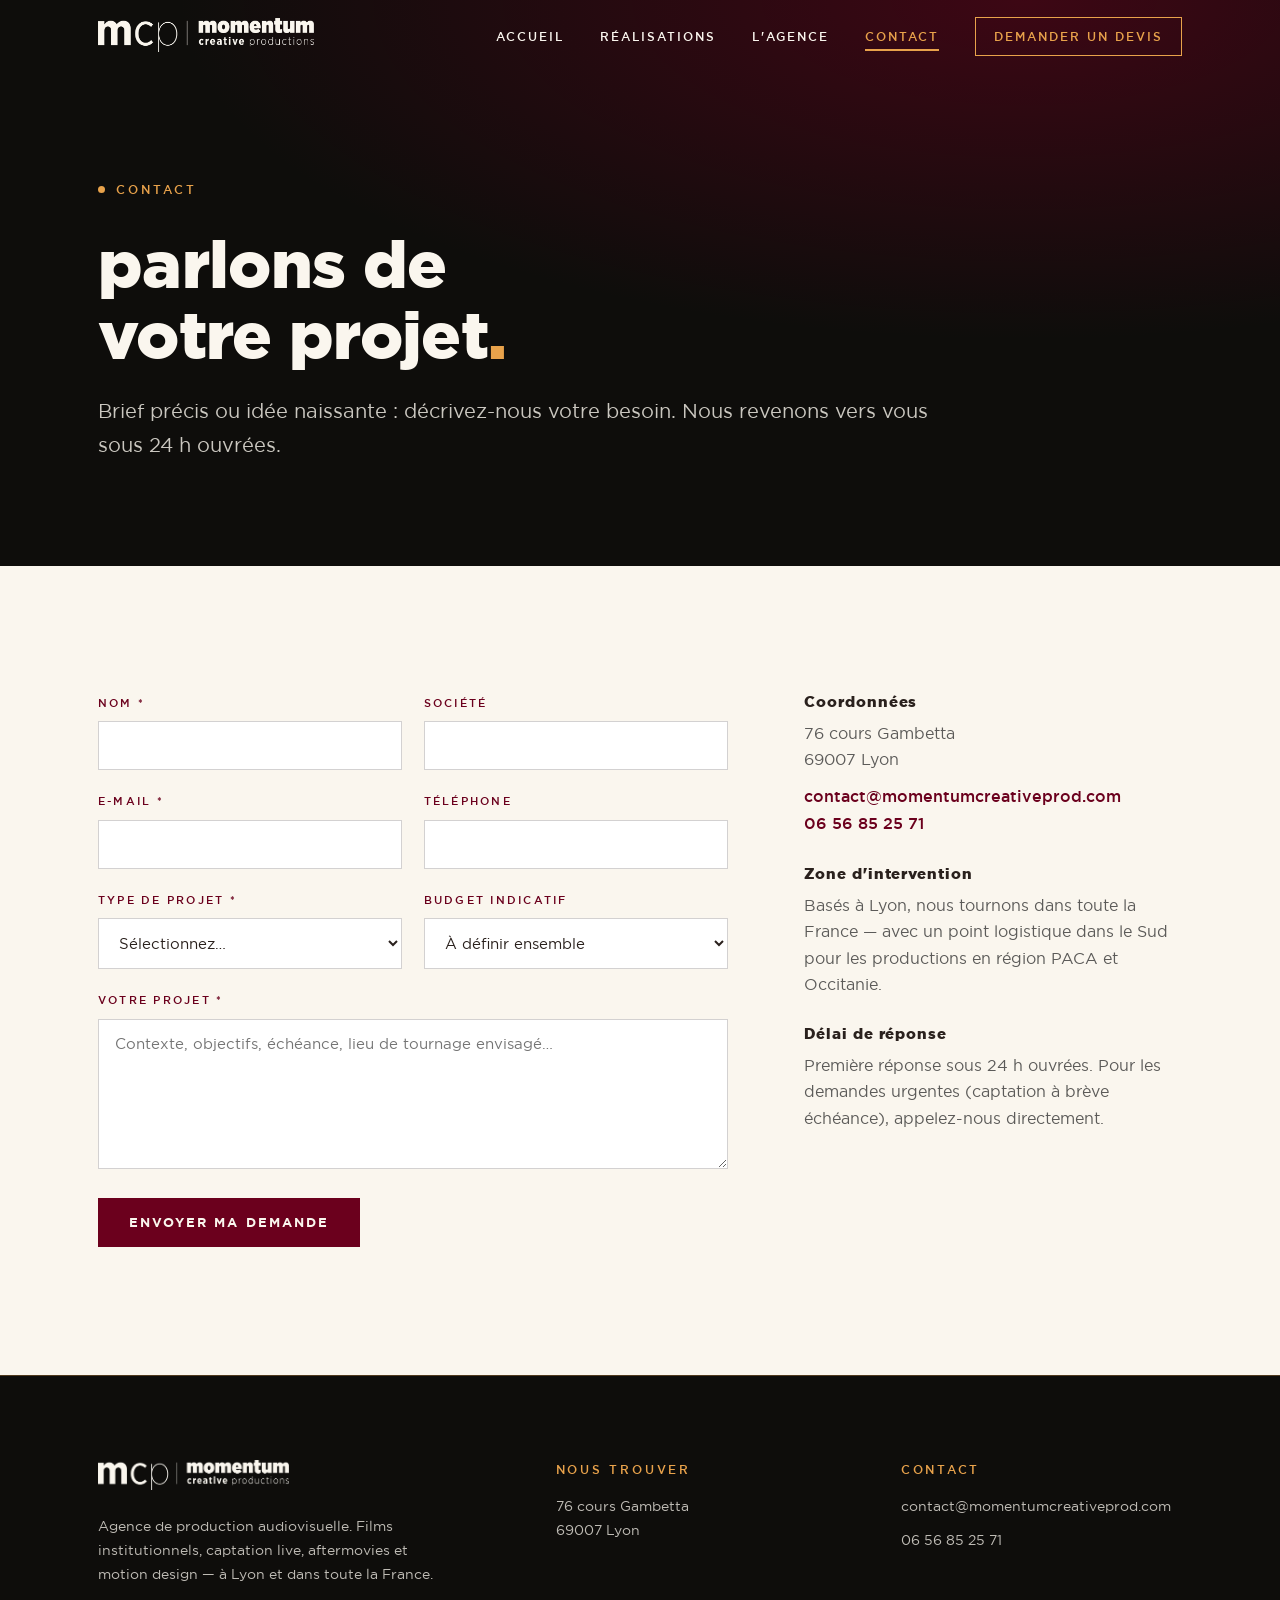
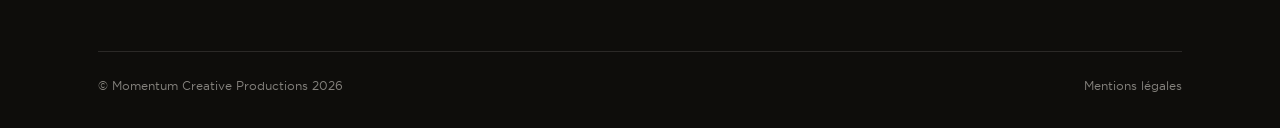
<file: contact.html>
<!DOCTYPE html>
<html lang="fr">
<head>
  <meta charset="UTF-8">
  <meta name="viewport" content="width=device-width, initial-scale=1.0">
  <title>Contact &amp; devis — Momentum Creative Productions</title>
  <meta name="description" content="Contactez MCP pour votre projet de film institutionnel, captation live, aftermovie ou motion design. Réponse sous 24 h ouvrées.">
  <link rel="icon" type="image/png" href="assets/img/favicon.png">
  <link rel="preconnect" href="https://fonts.googleapis.com">
  <link rel="preconnect" href="https://fonts.gstatic.com" crossorigin>
  <link href="https://fonts.googleapis.com/css2?family=Montserrat:wght@400;500;700;900&display=swap" rel="stylesheet">
  <link rel="stylesheet" href="assets/css/styles.css">
</head>
<body>

  <header class="site-header scrolled">
    <div class="container nav">
      <a class="logo" href="index.html" aria-label="Momentum Creative Productions — accueil">
        <img src="assets/img/logo-horizontal-blanc.png" alt="Momentum Creative Productions" data-fallback>
        <span class="logo-word"><strong>Momentum</strong><small>Creative Productions</small></span>
      </a>
      <button class="nav-toggle" aria-label="Ouvrir le menu" aria-expanded="false">
        <span></span><span></span><span></span>
      </button>
      <ul class="nav-links">
        <li><a href="index.html">Accueil</a></li>
        <li><a href="realisations.html">Réalisations</a></li>
        <li><a href="agence.html">L'agence</a></li>
        <li><a href="contact.html" aria-current="page">Contact</a></li>
        <li><a class="nav-cta" href="contact.html">Demander un devis</a></li>
      </ul>
    </div>
  </header>

  <main id="page">

    <section class="page-head">
      <div class="container">
        <p class="lt">Contact</p>
        <h1 class="display-xl">Parlons de<br>votre projet<span class="dot">.</span></h1>
        <p class="lead">Brief précis ou idée naissante&nbsp;: décrivez-nous votre besoin.
        Nous revenons vers vous sous 24&nbsp;h ouvrées.</p>
      </div>
    </section>

    <section class="section bg-ivoire on-light">
      <div class="container contact-grid">

        <form id="contact-form" novalidate>
          <div class="form-grid">
            <div class="field">
              <label for="f-nom">Nom *</label>
              <input id="f-nom" name="nom" type="text" autocomplete="name" required>
            </div>
            <div class="field">
              <label for="f-societe">Société</label>
              <input id="f-societe" name="societe" type="text" autocomplete="organization">
            </div>
            <div class="field">
              <label for="f-email">E-mail *</label>
              <input id="f-email" name="email" type="email" autocomplete="email" required>
            </div>
            <div class="field">
              <label for="f-tel">Téléphone</label>
              <input id="f-tel" name="telephone" type="tel" autocomplete="tel">
            </div>
            <div class="field">
              <label for="f-projet">Type de projet *</label>
              <select id="f-projet" name="projet" required>
                <option value="">Sélectionnez…</option>
                <option>Film institutionnel</option>
                <option>Captation live / plateau TV</option>
                <option>Aftermovie d'événement</option>
                <option>Motion design</option>
                <option>Marque employeur / industrie</option>
                <option>Autre / je ne sais pas encore</option>
              </select>
            </div>
            <div class="field">
              <label for="f-budget">Budget indicatif</label>
              <select id="f-budget" name="budget">
                <option value="">À définir ensemble</option>
                <option>Moins de 5 000 € HT</option>
                <option>5 000 – 15 000 € HT</option>
                <option>15 000 – 30 000 € HT</option>
                <option>Plus de 30 000 € HT</option>
              </select>
            </div>
            <div class="field full">
              <label for="f-message">Votre projet *</label>
              <textarea id="f-message" name="message" required
                placeholder="Contexte, objectifs, échéance, lieu de tournage envisagé…"></textarea>
            </div>
            <!-- honeypot anti-spam : ne pas supprimer -->
            <div class="hp" aria-hidden="true">
              <label for="f-website">Site web</label>
              <input id="f-website" name="website" type="text" tabindex="-1" autocomplete="off">
            </div>
            <div class="field full">
              <button class="btn btn-bordeaux" type="submit">Envoyer ma demande</button>
              <p class="form-status" role="status"></p>
            </div>
          </div>
        </form>

        <aside class="contact-aside">
          <h3 class="display-m">Coordonnées</h3>
          <p>76 cours Gambetta<br>69007 Lyon</p>
          <p><a href="mailto:contact@momentumcreativeprod.com">contact@momentumcreativeprod.com</a><br>
          <a href="tel:+33656852571">06 56 85 25 71</a></p>

          <h3 class="display-m">Zone d'intervention</h3>
          <p>Basés à Lyon, nous tournons dans toute la France — avec un point logistique
          dans le Sud pour les productions en région PACA et Occitanie.</p>

          <h3 class="display-m">Délai de réponse</h3>
          <p>Première réponse sous 24&nbsp;h ouvrées. Pour les demandes urgentes
          (captation à brève échéance), appelez-nous directement.</p>
        </aside>

      </div>
    </section>

  </main>

  <footer class="site-footer">
    <div class="container">
      <div class="footer-grid">
        <div>
          <a class="logo" href="index.html">
            <img src="assets/img/logo-horizontal-blanc.png" alt="Momentum Creative Productions" data-fallback>
            <span class="logo-word"><strong>Momentum</strong><small>Creative Productions</small></span>
          </a>
          <p>Agence de production audiovisuelle. Films institutionnels, captation live,
          aftermovies et motion design — à Lyon et dans toute la France.</p>
        </div>
        <div>
          <h4>Nous trouver</h4>
          <ul>
            <li>76 cours Gambetta<br>69007 Lyon</li>
          </ul>
        </div>
        <div>
          <h4>Contact</h4>
          <ul>
            <li><a href="mailto:contact@momentumcreativeprod.com">contact@momentumcreativeprod.com</a></li>
            <li><a href="tel:+33656852571">06 56 85 25 71</a></li>
          </ul>
        </div>
      </div>
      <div class="footer-bottom">
        <span>© Momentum Creative Productions 2026</span>
        <span><a href="mentions-legales.html">Mentions légales</a></span>
      </div>
    </div>
  </footer>

  <script src="assets/js/main.js"></script>
</body>
</html>
</file>
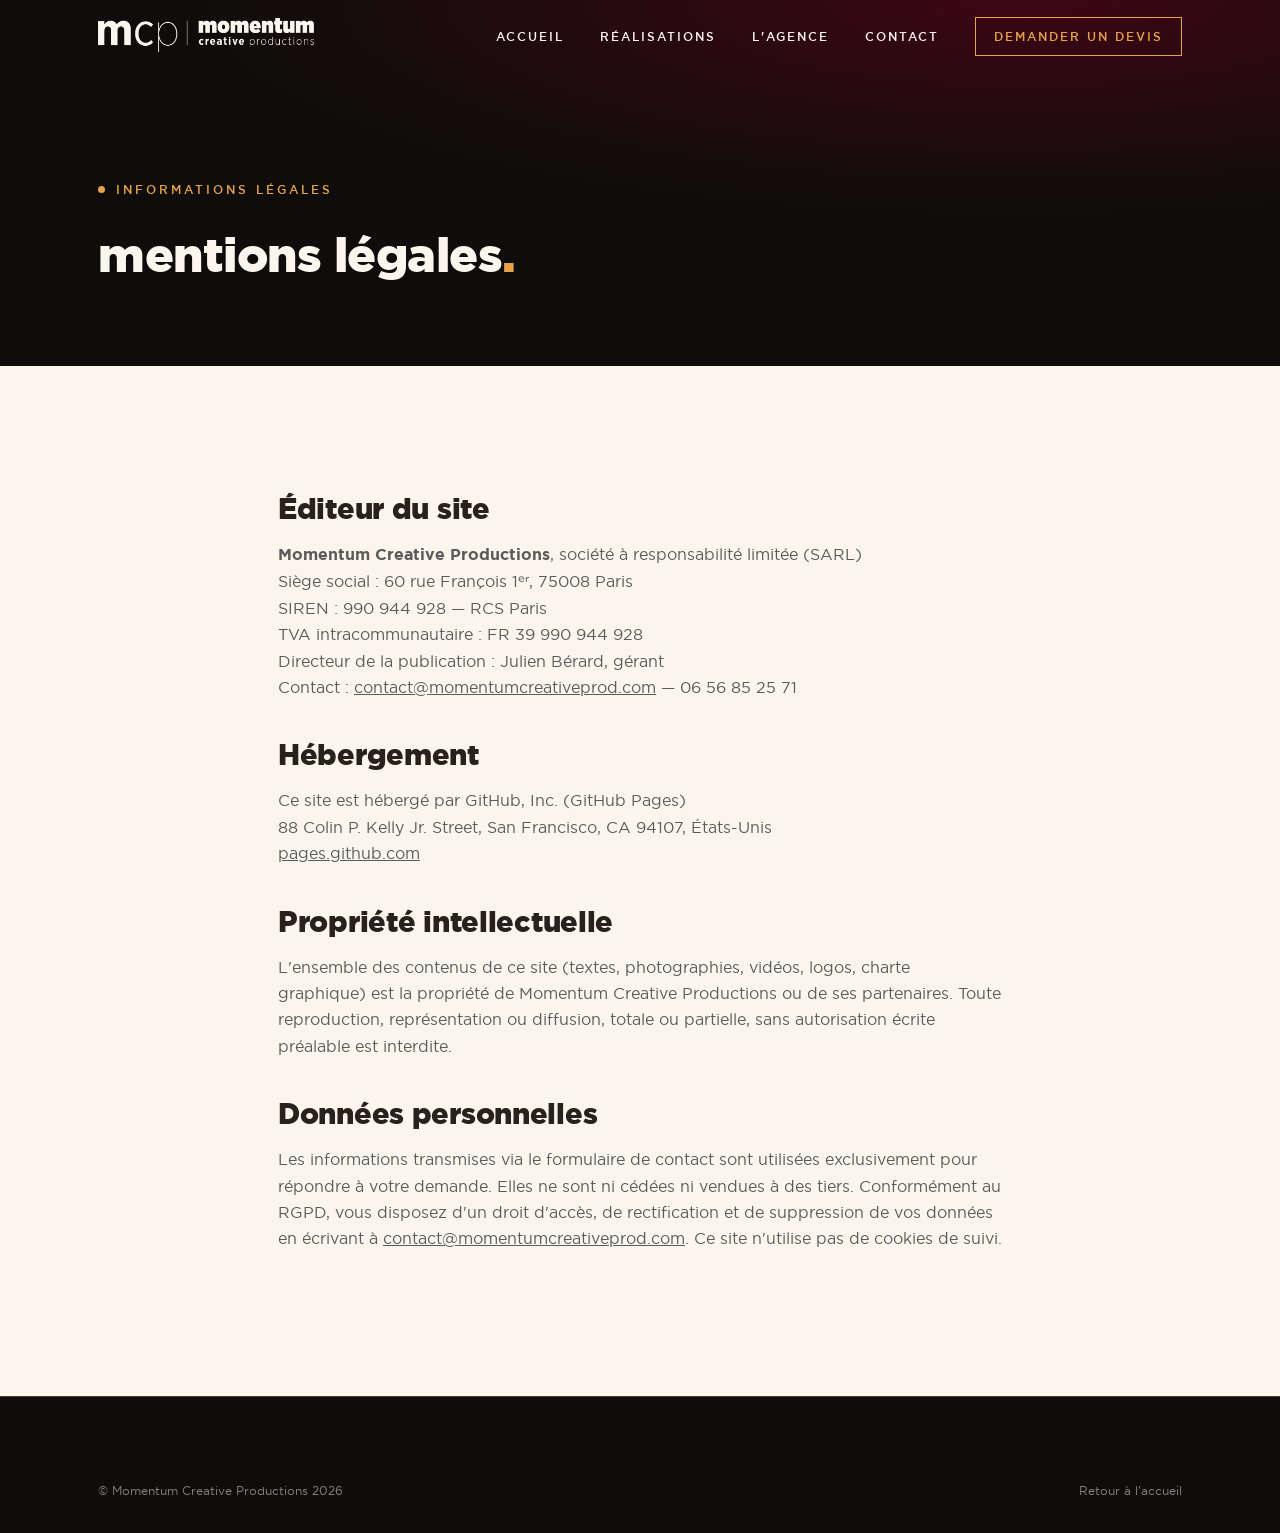
<file: mentions-legales.html>
<!DOCTYPE html>
<html lang="fr">
<head>
  <meta charset="UTF-8">
  <meta name="viewport" content="width=device-width, initial-scale=1.0">
  <title>Mentions légales — Momentum Creative Productions</title>
  <meta name="robots" content="noindex">
  <link rel="icon" type="image/png" href="assets/img/favicon.png">
  <link rel="preconnect" href="https://fonts.googleapis.com">
  <link rel="preconnect" href="https://fonts.gstatic.com" crossorigin>
  <link href="https://fonts.googleapis.com/css2?family=Montserrat:wght@400;500;700;900&display=swap" rel="stylesheet">
  <link rel="stylesheet" href="assets/css/styles.css">
</head>
<body>

  <header class="site-header scrolled">
    <div class="container nav">
      <a class="logo" href="index.html" aria-label="Momentum Creative Productions — accueil">
        <img src="assets/img/logo-horizontal-blanc.png" alt="Momentum Creative Productions" data-fallback>
        <span class="logo-word"><strong>Momentum</strong><small>Creative Productions</small></span>
      </a>
      <button class="nav-toggle" aria-label="Ouvrir le menu" aria-expanded="false">
        <span></span><span></span><span></span>
      </button>
      <ul class="nav-links">
        <li><a href="index.html">Accueil</a></li>
        <li><a href="realisations.html">Réalisations</a></li>
        <li><a href="agence.html">L'agence</a></li>
        <li><a href="contact.html">Contact</a></li>
        <li><a class="nav-cta" href="contact.html">Demander un devis</a></li>
      </ul>
    </div>
  </header>

  <main id="page">
    <section class="page-head">
      <div class="container">
        <p class="lt">Informations légales</p>
        <h1 class="display-l">Mentions légales</h1>
      </div>
    </section>

    <section class="section bg-ivoire on-light">
      <div class="container" style="max-width:820px">
        <!-- ⚠️ À VÉRIFIER avant mise en ligne : capital social, RCS, n° de déclaration éventuels -->

        <h2 class="display-m">Éditeur du site</h2>
        <p class="muted">
          <strong>Momentum Creative Productions</strong>, société à responsabilité limitée (SARL)<br>
          Siège social : 60 rue François 1ᵉʳ, 75008 Paris<br>
          SIREN : 990 944 928 — RCS Paris<br>
          TVA intracommunautaire : FR 39 990 944 928<br>
          Directeur de la publication : Julien Bérard, gérant<br>
          Contact : <a href="mailto:contact@momentumcreativeprod.com">contact@momentumcreativeprod.com</a> — 06 56 85 25 71
        </p>

        <h2 class="display-m" style="margin-top:40px">Hébergement</h2>
        <p class="muted">
          Ce site est hébergé par GitHub, Inc. (GitHub Pages)<br>
          88 Colin P. Kelly Jr. Street, San Francisco, CA 94107, États-Unis<br>
          <a href="https://pages.github.com" rel="noopener">pages.github.com</a>
        </p>

        <h2 class="display-m" style="margin-top:40px">Propriété intellectuelle</h2>
        <p class="muted">
          L'ensemble des contenus de ce site (textes, photographies, vidéos, logos,
          charte graphique) est la propriété de Momentum Creative Productions ou de ses
          partenaires. Toute reproduction, représentation ou diffusion, totale ou
          partielle, sans autorisation écrite préalable est interdite.
        </p>

        <h2 class="display-m" style="margin-top:40px">Données personnelles</h2>
        <p class="muted">
          Les informations transmises via le formulaire de contact sont utilisées
          exclusivement pour répondre à votre demande. Elles ne sont ni cédées ni
          vendues à des tiers. Conformément au RGPD, vous disposez d'un droit d'accès,
          de rectification et de suppression de vos données en écrivant à
          <a href="mailto:contact@momentumcreativeprod.com">contact@momentumcreativeprod.com</a>.
          Ce site n'utilise pas de cookies de suivi.
        </p>
      </div>
    </section>
  </main>

  <footer class="site-footer">
    <div class="container">
      <div class="footer-bottom" style="margin-top:0;border-top:0;padding-top:0">
        <span>© Momentum Creative Productions 2026</span>
        <span><a href="index.html">Retour à l'accueil</a></span>
      </div>
    </div>
  </footer>

  <script src="assets/js/main.js"></script>
</body>
</html>
</file>
<file: assets/css/styles.css>
/* =====================================================
   MOMENTUM CREATIVE PRODUCTIONS — styles.css
   Charte MCP : bordeaux #6B001D · ambre #E8A24B · or #C9A24A
   noir #0E0D0B · bordeaux nuit #240910 · encre #2A211D · ivoire #FAF6EE
   Typo : Gotham (licence) — fallback Montserrat
   ===================================================== */

/* ---------- Fontes Gotham (déposer les .woff2 dans assets/fonts/) ---------- */
@font-face {
  font-family: "Gotham";
  src: url("../fonts/Gotham-Book.woff2") format("woff2");
  font-weight: 400;
  font-style: normal;
  font-display: swap;
}
@font-face {
  font-family: "Gotham";
  src: url("../fonts/Gotham-Medium.woff2") format("woff2");
  font-weight: 500;
  font-style: normal;
  font-display: swap;
}
@font-face {
  font-family: "Gotham";
  src: url("../fonts/Gotham-Bold.woff2") format("woff2");
  font-weight: 700;
  font-style: normal;
  font-display: swap;
}
@font-face {
  font-family: "Gotham";
  src: url("../fonts/Gotham-Black.woff2") format("woff2");
  font-weight: 900;
  font-style: normal;
  font-display: swap;
}

/* ---------- Tokens ---------- */
:root {
  --noir-salle: #0E0D0B;
  --bordeaux: #6B001D;
  --bordeaux-deep: #240910;
  --or: #C9A24A;
  --or-clair: #DDBF78;
  --ambre: #E8A24B;
  --ambre-clair: #F0BC78;
  --accent: var(--ambre);        /* accent par défaut (fonds sombres) */
  --accent-clair: var(--ambre-clair);
  --ivoire: #FAF6EE;
  --ivoire-2: #F3ECDD;
  --encre: #2A211D;
  --gris: #5C5B59;
  --blanc: #ffffff;

  --font: "Gotham", "Montserrat", -apple-system, BlinkMacSystemFont, "Segoe UI", sans-serif;
  --mono: ui-monospace, "SF Mono", "JetBrains Mono", Menlo, Consolas, monospace;

  --container: 1180px;
  --pad-x: clamp(20px, 5vw, 48px);
  --section-y: clamp(72px, 10vw, 128px);

  --ease: cubic-bezier(0.22, 1, 0.36, 1);
}

/* Sur fonds clairs et sur bordeaux, l'accent passe de l'ambre à l'or (règle de la charte) */
.on-light,
.bg-ivoire,
.bg-ivoire2,
.bg-bordeaux {
  --accent: var(--or);
  --accent-clair: var(--or-clair);
}

/* ---------- Base ---------- */
*,
*::before,
*::after {
  box-sizing: border-box;
}

html {
  scroll-behavior: smooth;
}

body {
  margin: 0;
  font-family: var(--font);
  font-weight: 400;
  font-size: 16px;
  line-height: 1.65;
  color: var(--encre);
  background: var(--ivoire);
  -webkit-font-smoothing: antialiased;
  text-rendering: optimizeLegibility;
}

img {
  max-width: 100%;
  display: block;
}

a {
  color: inherit;
}

::selection {
  background: var(--bordeaux);
  color: var(--ivoire);
}

:focus-visible {
  outline: 2px solid var(--accent);
  outline-offset: 3px;
}

.container {
  max-width: var(--container);
  margin-inline: auto;
  padding-inline: var(--pad-x);
}

.section {
  padding-block: var(--section-y);
}

/* ---------- Typo ---------- */
h1,
h2,
h3 {
  margin: 0;
  font-weight: 900;
  line-height: 1.08;
  letter-spacing: -0.01em;
  text-transform: none;
}

/* Grands titres : bas-de-casse + point final coloré (signature charte) */
.display-xl {
  font-size: clamp(2.3rem, 5.6vw, 4.1rem);
  text-transform: lowercase;
}

.display-l {
  font-size: clamp(1.9rem, 4.2vw, 3rem);
  text-transform: lowercase;
}
.display-l::after {
  content: ".";
  color: var(--accent);
}

.display-m {
  font-size: clamp(1.35rem, 2.6vw, 1.8rem);
}

.lead {
  font-size: clamp(1.05rem, 1.6vw, 1.25rem);
  line-height: 1.7;
}

.muted {
  color: var(--gris);
}

.gold {
  color: var(--accent);
}

/* Point final coloré, à placer en fin de grand titre display-xl */
.dot {
  color: var(--accent);
}

/* Label eyebrow — puce ronde + petites capitales (système charte) */
.lt {
  display: inline-flex;
  align-items: center;
  gap: 11px;
  font-size: 0.72rem;
  font-weight: 500;
  letter-spacing: 0.26em;
  text-transform: uppercase;
  color: var(--accent);
}
.lt::before {
  content: "";
  width: 7px;
  height: 7px;
  border-radius: 50%;
  background: var(--accent);
  flex: none;
}
.on-light .lt,
.lt.on-light {
  color: var(--bordeaux);
}
.on-light .lt::before,
.lt.on-light::before {
  background: var(--accent);
}

/* ---------- Boutons ---------- */
.btn {
  display: inline-flex;
  align-items: center;
  gap: 10px;
  padding: 15px 30px;
  font-family: var(--font);
  font-size: 0.8rem;
  font-weight: 700;
  letter-spacing: 0.16em;
  text-transform: uppercase;
  text-decoration: none;
  border: 1.5px solid transparent;
  cursor: pointer;
  transition: background 0.25s var(--ease), color 0.25s var(--ease),
    border-color 0.25s var(--ease), transform 0.25s var(--ease);
}
.btn:hover {
  transform: translateY(-2px);
}
.btn-or {
  background: var(--accent);
  color: var(--noir-salle);
}
.btn-or:hover {
  background: var(--accent-clair);
}
.btn-ghost {
  background: transparent;
  color: var(--ivoire);
  border-color: rgba(250, 246, 238, 0.45);
}
.btn-ghost:hover {
  border-color: var(--accent);
  color: var(--accent);
}
.btn-bordeaux {
  background: var(--bordeaux);
  color: var(--ivoire);
}
.btn-bordeaux:hover {
  background: var(--bordeaux-deep);
}

/* ---------- Header / nav ---------- */
.site-header {
  position: fixed;
  inset: 0 0 auto 0;
  z-index: 100;
  transition: background 0.35s var(--ease), box-shadow 0.35s var(--ease);
}
.site-header.scrolled {
  background: rgba(28, 11, 15, 0.96);
  box-shadow: 0 1px 0 rgba(232, 162, 75, 0.25);
}
.nav {
  display: flex;
  align-items: center;
  justify-content: space-between;
  gap: 24px;
  padding-block: 18px;
}
.logo {
  display: inline-flex;
  align-items: center;
  gap: 12px;
  text-decoration: none;
}
.logo img {
  height: 34px;
  width: auto;
}
.logo img.is-missing {
  display: none;
}
.logo-word {
  display: none;
  flex-direction: column;
  line-height: 1.05;
  color: var(--ivoire);
}
.logo img.is-missing + .logo-word {
  display: flex;
}
.logo-word strong {
  font-weight: 900;
  font-size: 1.05rem;
  letter-spacing: 0.18em;
  text-transform: uppercase;
}
.logo-word small {
  font-weight: 500;
  font-size: 0.55rem;
  letter-spacing: 0.34em;
  text-transform: uppercase;
  color: var(--accent);
}

.nav-links {
  display: flex;
  align-items: center;
  gap: clamp(18px, 3vw, 36px);
  list-style: none;
  margin: 0;
  padding: 0;
}
.nav-links a {
  position: relative;
  font-size: 0.78rem;
  font-weight: 500;
  letter-spacing: 0.16em;
  text-transform: uppercase;
  text-decoration: none;
  color: var(--ivoire);
  padding-block: 6px;
  transition: color 0.2s;
}
.nav-links a::after {
  content: "";
  position: absolute;
  left: 0;
  bottom: 0;
  width: 0;
  height: 2px;
  background: var(--accent);
  transition: width 0.25s var(--ease);
}
.nav-links a:hover::after,
.nav-links a[aria-current="page"]::after {
  width: 100%;
}
.nav-links a[aria-current="page"] {
  color: var(--accent);
}
.nav-links .nav-cta {
  border: 1.5px solid var(--accent);
  color: var(--accent);
  padding: 10px 18px;
}
.nav-links .nav-cta::after {
  display: none;
}
.nav-links .nav-cta:hover {
  background: var(--accent);
  color: var(--noir-salle);
}

.nav-toggle {
  display: none;
  flex-direction: column;
  gap: 5px;
  background: none;
  border: 0;
  padding: 10px;
  cursor: pointer;
}
.nav-toggle span {
  width: 24px;
  height: 2px;
  background: var(--ivoire);
  transition: transform 0.3s var(--ease), opacity 0.2s;
}

@media (max-width: 880px) {
  .nav-toggle {
    display: flex;
  }
  .nav-links {
    position: fixed;
    inset: 0;
    flex-direction: column;
    justify-content: center;
    gap: 30px;
    background: var(--noir-salle);
    transform: translateY(-100%);
    transition: transform 0.4s var(--ease);
  }
  body.nav-open .nav-links {
    transform: translateY(0);
  }
  body.nav-open {
    overflow: hidden;
  }
  body.nav-open .nav-toggle span:nth-child(1) {
    transform: translateY(7px) rotate(45deg);
  }
  body.nav-open .nav-toggle span:nth-child(2) {
    opacity: 0;
  }
  body.nav-open .nav-toggle span:nth-child(3) {
    transform: translateY(-7px) rotate(-45deg);
  }
  .nav-toggle {
    position: relative;
    z-index: 110;
  }
  .nav-links a {
    font-size: 1rem;
  }
}

/* ---------- Hero ---------- */
.hero {
  position: relative;
  min-height: 100svh;
  display: flex;
  align-items: center;
  background: radial-gradient(
      120% 90% at 75% 15%,
      rgba(107, 0, 29, 0.55) 0%,
      transparent 60%
    ),
    var(--noir-salle);
  color: var(--ivoire);
  overflow: hidden;
}
.hero .container {
  position: relative;
  padding-block: 140px 110px;
  width: 100%;
}
.hero h1 {
  margin-top: 22px;
  max-width: 21ch;
}
.hero h1 .alt {
  display: block;
  color: var(--accent);
  font-weight: 700;
  margin-top: 0.18em;
}
.hero .lead {
  max-width: 56ch;
  margin-top: 28px;
  color: rgba(250, 246, 238, 0.82);
}
.hero-ctas {
  display: flex;
  flex-wrap: wrap;
  gap: 16px;
  margin-top: 40px;
}

/* Coins de viseur */
.vf {
  position: absolute;
  width: 30px;
  height: 30px;
  border: 0 solid var(--accent);
  opacity: 0.85;
  pointer-events: none;
}
.vf-tl {
  top: 96px;
  left: var(--pad-x);
  border-top-width: 1.5px;
  border-left-width: 1.5px;
}
.vf-tr {
  top: 96px;
  right: var(--pad-x);
  border-top-width: 1.5px;
  border-right-width: 1.5px;
}
.vf-bl {
  bottom: 34px;
  left: var(--pad-x);
  border-bottom-width: 1.5px;
  border-left-width: 1.5px;
}
.vf-br {
  bottom: 34px;
  right: var(--pad-x);
  border-bottom-width: 1.5px;
  border-right-width: 1.5px;
}

/* Timecode + REC */
.hud {
  position: absolute;
  top: 104px;
  right: calc(var(--pad-x) + 44px);
  display: flex;
  align-items: center;
  gap: 12px;
  font-family: var(--mono);
  font-size: 0.72rem;
  font-weight: 500;
  letter-spacing: 0.12em;
  color: rgba(250, 246, 238, 0.75);
  font-variant-numeric: tabular-nums;
}
.hud .rec {
  display: inline-flex;
  align-items: center;
  gap: 7px;
  color: var(--accent);
}
.hud .rec::before {
  content: "";
  width: 8px;
  height: 8px;
  border-radius: 50%;
  background: #d6483f;
  animation: blink 1.4s steps(2, start) infinite;
}
@keyframes blink {
  to {
    visibility: hidden;
  }
}

.scroll-cue {
  position: absolute;
  bottom: 42px;
  left: 50%;
  transform: translateX(-50%);
  font-size: 0.68rem;
  font-weight: 500;
  letter-spacing: 0.3em;
  text-transform: uppercase;
  color: rgba(250, 246, 238, 0.55);
  text-decoration: none;
}
.scroll-cue::after {
  content: "";
  display: block;
  width: 1.5px;
  height: 34px;
  margin: 10px auto 0;
  background: linear-gradient(var(--accent), transparent);
}

@media (max-width: 700px) {
  .hud {
    right: var(--pad-x);
    top: 88px;
  }
  .vf-tl,
  .vf-tr {
    top: 80px;
  }
  .scroll-cue {
    display: none;
  }
}

/* ---------- En-tête de page intérieure ---------- */
.page-head {
  background: radial-gradient(
      110% 100% at 80% 0%,
      rgba(107, 0, 29, 0.5) 0%,
      transparent 60%
    ),
    var(--noir-salle);
  color: var(--ivoire);
  padding-block: 168px 84px;
  position: relative;
}
.page-head h1 {
  margin-top: 20px;
  max-width: 20ch;
}
.page-head .lead {
  max-width: 60ch;
  margin-top: 22px;
  color: rgba(250, 246, 238, 0.8);
}

/* ---------- Fonds de section ---------- */
.bg-ivoire {
  background: var(--ivoire);
}
.bg-ivoire2 {
  background: var(--ivoire-2);
}
.bg-noir {
  background: var(--noir-salle);
  color: var(--ivoire);
}
.bg-bordeaux {
  background: linear-gradient(135deg, var(--bordeaux) 0%, var(--bordeaux-deep) 100%);
  color: var(--ivoire);
}

.section-head {
  max-width: 720px;
  margin-bottom: clamp(36px, 6vw, 64px);
}
.section-head h2 {
  margin-top: 18px;
}
.section-head p {
  margin-top: 18px;
}

/* ---------- Services ---------- */
.services {
  display: grid;
  grid-template-columns: repeat(auto-fit, minmax(290px, 1fr));
  gap: 1.5px;
  background: rgba(89, 89, 89, 0.22);
  border-block: 1.5px solid rgba(89, 89, 89, 0.22);
}
.service {
  background: var(--ivoire);
  padding: clamp(28px, 4vw, 44px) clamp(22px, 3vw, 36px);
  transition: background 0.3s var(--ease);
}
.service:hover {
  background: var(--ivoire-2);
}
.service h3 {
  font-size: 1.05rem;
  letter-spacing: 0.04em;
  margin-top: 16px;
}
.service p {
  margin: 14px 0 0;
  font-size: 0.95rem;
  color: var(--gris);
}
.service .num {
  font-size: 0.72rem;
  font-weight: 500;
  letter-spacing: 0.22em;
  color: var(--accent);
}

/* ---------- Showreel ---------- */
.frame-239 {
  position: relative;
  aspect-ratio: 2.39 / 1;
  background: radial-gradient(
      90% 130% at 30% 20%,
      rgba(107, 0, 29, 0.8) 0%,
      rgba(28, 11, 15, 0.95) 70%
    ),
    var(--noir-salle);
  display: flex;
  align-items: center;
  justify-content: center;
  overflow: hidden;
}
.frame-239 iframe,
.frame-239 img {
  position: absolute;
  inset: 0;
  width: 100%;
  height: 100%;
  object-fit: cover;
  border: 0;
}
.frame-239 .vf {
  opacity: 0.6;
}
.frame-239 .vf-tl {
  top: 18px;
  left: 18px;
}
.frame-239 .vf-tr {
  top: 18px;
  right: 18px;
}
.frame-239 .vf-bl {
  bottom: 18px;
  left: 18px;
}
.frame-239 .vf-br {
  bottom: 18px;
  right: 18px;
}
.play-hint {
  position: relative;
  z-index: 2;
  display: flex;
  flex-direction: column;
  align-items: center;
  gap: 16px;
  color: rgba(250, 246, 238, 0.8);
  font-size: 0.72rem;
  font-weight: 500;
  letter-spacing: 0.26em;
  text-transform: uppercase;
  text-align: center;
  padding-inline: 20px;
}
.play-hint .ring {
  width: 72px;
  height: 72px;
  border: 1.5px solid var(--accent);
  border-radius: 50%;
  display: grid;
  place-items: center;
}
.play-hint .ring::after {
  content: "";
  border-style: solid;
  border-width: 11px 0 11px 18px;
  border-color: transparent transparent transparent var(--accent);
  margin-left: 4px;
}

/* ---------- Méthode (séquence réelle → numérotation justifiée) ---------- */
.steps {
  display: grid;
  grid-template-columns: repeat(auto-fit, minmax(230px, 1fr));
  gap: clamp(28px, 4vw, 48px);
  counter-reset: step;
}
.step {
  position: relative;
  padding-top: 22px;
  border-top: 1.5px solid rgba(232, 162, 75, 0.45);
}
.step::before {
  counter-increment: step;
  content: "0" counter(step);
  position: absolute;
  top: -0.66em;
  left: 0;
  background: var(--noir-salle);
  padding-right: 14px;
  font-weight: 900;
  font-size: 1.5rem;
  color: transparent;
  -webkit-text-stroke: 1.2px var(--accent);
  text-stroke: 1.2px var(--accent);
  letter-spacing: 0.04em;
}
.step h3 {
  font-size: 0.98rem;
  letter-spacing: 0.05em;
}
.step p {
  margin: 12px 0 0;
  font-size: 0.93rem;
  color: rgba(250, 246, 238, 0.72);
}

/* ---------- Cartes réalisations ---------- */
.works-grid {
  display: grid;
  grid-template-columns: repeat(auto-fill, minmax(310px, 1fr));
  gap: clamp(24px, 3vw, 36px);
}
.work {
  text-decoration: none;
  color: inherit;
  display: block;
  cursor: pointer;
  background: none;
  border: 0;
  padding: 0;
  text-align: left;
  font: inherit;
}
.work .thumb {
  position: relative;
  aspect-ratio: 16 / 9;
  overflow: hidden;
  background: linear-gradient(135deg, var(--bordeaux) 0%, var(--noir-salle) 85%);
}
.work .thumb img {
  position: absolute;
  inset: 0;
  width: 100%;
  height: 100%;
  object-fit: cover;
  transition: transform 0.6s var(--ease), opacity 0.4s;
}
.work .thumb img.is-missing {
  display: none;
}
.work:hover .thumb img {
  transform: scale(1.04);
}
.work .thumb .ph {
  position: absolute;
  inset: 0;
  display: grid;
  place-items: center;
  color: rgba(250, 246, 238, 0.4);
  font-size: 0.68rem;
  font-weight: 500;
  letter-spacing: 0.3em;
  text-transform: uppercase;
}
.work .thumb .badge-play {
  position: absolute;
  right: 14px;
  bottom: 14px;
  width: 40px;
  height: 40px;
  border: 1.5px solid var(--accent);
  border-radius: 50%;
  display: grid;
  place-items: center;
  background: rgba(28, 11, 15, 0.55);
  opacity: 0;
  transform: translateY(6px);
  transition: opacity 0.3s var(--ease), transform 0.3s var(--ease);
}
.work:hover .thumb .badge-play {
  opacity: 1;
  transform: translateY(0);
}
.work .thumb .badge-play::after {
  content: "";
  border-style: solid;
  border-width: 6px 0 6px 10px;
  border-color: transparent transparent transparent var(--accent);
  margin-left: 3px;
}
.work .meta {
  padding-top: 16px;
}
.work .cat {
  font-size: 0.68rem;
  font-weight: 500;
  letter-spacing: 0.24em;
  text-transform: uppercase;
  color: var(--bordeaux);
}
.bg-noir .work .cat {
  color: var(--accent);
}
.work h3 {
  font-size: 1rem;
  letter-spacing: 0.03em;
  margin-top: 8px;
}
.work .client {
  margin: 6px 0 0;
  font-size: 0.85rem;
  color: var(--gris);
}
.bg-noir .work .client {
  color: rgba(250, 246, 238, 0.6);
}

/* Filtres */
.filters {
  display: flex;
  flex-wrap: wrap;
  gap: 10px;
  margin-bottom: clamp(32px, 5vw, 52px);
}
.filter {
  font-family: var(--font);
  font-size: 0.72rem;
  font-weight: 500;
  letter-spacing: 0.18em;
  text-transform: uppercase;
  padding: 10px 18px;
  background: transparent;
  color: var(--encre);
  border: 1.5px solid rgba(36, 26, 29, 0.25);
  cursor: pointer;
  transition: all 0.25s var(--ease);
}
.filter:hover {
  border-color: var(--bordeaux);
  color: var(--bordeaux);
}
.filter.active {
  background: var(--bordeaux);
  border-color: var(--bordeaux);
  color: var(--ivoire);
}
.work.hidden {
  display: none;
}

/* ---------- Modale vidéo ---------- */
.video-modal {
  border: 0;
  padding: 0;
  background: transparent;
  max-width: min(1100px, 92vw);
  width: 100%;
}
.video-modal::backdrop {
  background: rgba(28, 11, 15, 0.92);
}
.video-modal .inner {
  position: relative;
  aspect-ratio: 16 / 9;
  background: #000;
}
.video-modal iframe {
  width: 100%;
  height: 100%;
  border: 0;
  display: block;
}
.video-modal .close {
  position: absolute;
  top: -46px;
  right: 0;
  background: none;
  border: 0;
  color: var(--ivoire);
  font-family: var(--font);
  font-size: 0.75rem;
  font-weight: 500;
  letter-spacing: 0.2em;
  text-transform: uppercase;
  cursor: pointer;
}
.video-modal .close:hover {
  color: var(--accent);
}

/* ---------- Bandeau CTA ---------- */
.cta-band {
  text-align: center;
}
.cta-band h2 {
  max-width: 18ch;
  margin-inline: auto;
}
.cta-band p {
  max-width: 52ch;
  margin: 20px auto 0;
  color: rgba(250, 246, 238, 0.82);
}
.cta-band .btn {
  margin-top: 36px;
}

/* ---------- Deux colonnes éditoriales ---------- */
.split {
  display: grid;
  grid-template-columns: 1fr 1fr;
  gap: clamp(36px, 6vw, 80px);
  align-items: center;
}
.split .media {
  position: relative;
  aspect-ratio: 4 / 5;
  background: linear-gradient(150deg, var(--bordeaux) 0%, var(--noir-salle) 90%);
  overflow: hidden;
}
.split .media img {
  position: absolute;
  inset: 0;
  width: 100%;
  height: 100%;
  object-fit: cover;
}
.split .media img.is-missing {
  display: none;
}
.split .media .ph {
  position: absolute;
  inset: 0;
  display: grid;
  place-items: center;
  color: rgba(250, 246, 238, 0.4);
  font-size: 0.68rem;
  font-weight: 500;
  letter-spacing: 0.3em;
  text-transform: uppercase;
  text-align: center;
  padding: 20px;
}
.split h2 {
  margin-top: 18px;
}
.split p {
  margin-top: 18px;
}
@media (max-width: 820px) {
  .split {
    grid-template-columns: 1fr;
  }
  .split .media {
    aspect-ratio: 16 / 10;
  }
}

/* ---------- Listes matérielles / valeurs ---------- */
.spec-list {
  list-style: none;
  margin: 28px 0 0;
  padding: 0;
}
.spec-list li {
  display: flex;
  gap: 16px;
  padding: 16px 0;
  border-bottom: 1px solid rgba(36, 26, 29, 0.12);
  font-size: 0.95rem;
}
.bg-noir .spec-list li,
.bg-bordeaux .spec-list li {
  border-color: rgba(250, 246, 238, 0.15);
}
.spec-list li::before {
  content: "";
  flex: none;
  width: 18px;
  height: 2px;
  background: var(--accent);
  margin-top: 0.72em;
}
.spec-list strong {
  font-weight: 700;
}

/* ---------- Équipe ---------- */
.team {
  display: grid;
  grid-template-columns: repeat(auto-fit, minmax(240px, 1fr));
  gap: clamp(24px, 3vw, 40px);
}
.member .photo {
  position: relative;
  aspect-ratio: 4 / 5;
  background: linear-gradient(150deg, var(--bordeaux) 0%, var(--noir-salle) 90%);
  overflow: hidden;
}
.member .photo img {
  position: absolute;
  inset: 0;
  width: 100%;
  height: 100%;
  object-fit: cover;
}
.member .photo img.is-missing {
  display: none;
}
.member .photo .ph {
  position: absolute;
  inset: 0;
  display: grid;
  place-items: center;
  color: rgba(250, 246, 238, 0.4);
  font-size: 0.65rem;
  font-weight: 500;
  letter-spacing: 0.3em;
  text-transform: uppercase;
}
.member h3 {
  font-size: 0.95rem;
  letter-spacing: 0.05em;
  margin-top: 16px;
}
.member p {
  margin: 6px 0 0;
  font-size: 0.82rem;
  color: var(--gris);
  letter-spacing: 0.08em;
  text-transform: uppercase;
}

/* ---------- Formulaire ---------- */
.contact-grid {
  display: grid;
  grid-template-columns: 1.25fr 0.75fr;
  gap: clamp(40px, 6vw, 90px);
  align-items: start;
}
@media (max-width: 880px) {
  .contact-grid {
    grid-template-columns: 1fr;
  }
}
.form-grid {
  display: grid;
  grid-template-columns: 1fr 1fr;
  gap: 22px;
}
.form-grid .full {
  grid-column: 1 / -1;
}
@media (max-width: 620px) {
  .form-grid {
    grid-template-columns: 1fr;
  }
}
.field label {
  display: block;
  font-size: 0.7rem;
  font-weight: 500;
  letter-spacing: 0.2em;
  text-transform: uppercase;
  color: var(--bordeaux);
  margin-bottom: 9px;
}
.field input,
.field select,
.field textarea {
  width: 100%;
  font-family: var(--font);
  font-size: 0.95rem;
  color: var(--encre);
  background: var(--blanc);
  border: 1.5px solid rgba(36, 26, 29, 0.2);
  padding: 14px 16px;
  transition: border-color 0.2s;
}
.field input:focus,
.field select:focus,
.field textarea:focus {
  outline: none;
  border-color: var(--accent);
}
.field textarea {
  min-height: 150px;
  resize: vertical;
}
.hp {
  position: absolute;
  left: -9999px;
  width: 1px;
  height: 1px;
  overflow: hidden;
}
.form-status {
  margin-top: 18px;
  font-size: 0.9rem;
  display: none;
}
.form-status.ok {
  display: block;
  color: #2e6b3f;
}
.form-status.err {
  display: block;
  color: #a3322a;
}
.contact-aside h3 {
  font-size: 0.95rem;
  letter-spacing: 0.06em;
  margin-top: 28px;
}
.contact-aside h3:first-child {
  margin-top: 0;
}
.contact-aside p {
  margin: 10px 0 0;
  color: var(--gris);
}
.contact-aside a {
  color: var(--bordeaux);
  text-decoration: none;
  font-weight: 500;
}
.contact-aside a:hover {
  text-decoration: underline;
}

/* ---------- Footer ---------- */
.site-footer {
  background: var(--noir-salle);
  color: rgba(250, 246, 238, 0.75);
  padding-block: clamp(56px, 7vw, 84px) 32px;
  border-top: 1.5px solid rgba(232, 162, 75, 0.3);
}
.footer-grid {
  display: grid;
  grid-template-columns: 1.4fr 1fr 1fr;
  gap: clamp(32px, 5vw, 64px);
}
@media (max-width: 760px) {
  .footer-grid {
    grid-template-columns: 1fr;
  }
}
.site-footer .logo img {
  height: 30px;
}
.site-footer p {
  font-size: 0.9rem;
  margin: 18px 0 0;
  max-width: 36ch;
}
.site-footer h4 {
  margin: 0 0 16px;
  font-size: 0.72rem;
  font-weight: 500;
  letter-spacing: 0.24em;
  text-transform: uppercase;
  color: var(--accent);
}
.site-footer ul {
  list-style: none;
  margin: 0;
  padding: 0;
}
.site-footer li {
  margin-bottom: 10px;
  font-size: 0.9rem;
}
.site-footer a {
  color: inherit;
  text-decoration: none;
}
.site-footer a:hover {
  color: var(--accent);
}
.footer-bottom {
  margin-top: clamp(40px, 6vw, 64px);
  padding-top: 24px;
  border-top: 1px solid rgba(250, 246, 238, 0.12);
  display: flex;
  flex-wrap: wrap;
  justify-content: space-between;
  gap: 14px;
  font-size: 0.78rem;
  color: rgba(250, 246, 238, 0.5);
}

/* ---------- Reveal au scroll ---------- */
.reveal {
  opacity: 0;
  transform: translateY(26px);
  transition: opacity 0.7s var(--ease), transform 0.7s var(--ease);
}
.reveal.in {
  opacity: 1;
  transform: none;
}

/* ---------- Accessibilité mouvement ---------- */
@media (prefers-reduced-motion: reduce) {
  html {
    scroll-behavior: auto;
  }
  .reveal {
    opacity: 1;
    transform: none;
    transition: none;
  }
  .hud .rec::before {
    animation: none;
  }
  .btn:hover,
  .work:hover .thumb img {
    transform: none;
  }
  * {
    transition-duration: 0.01ms !important;
  }
}
</file>
